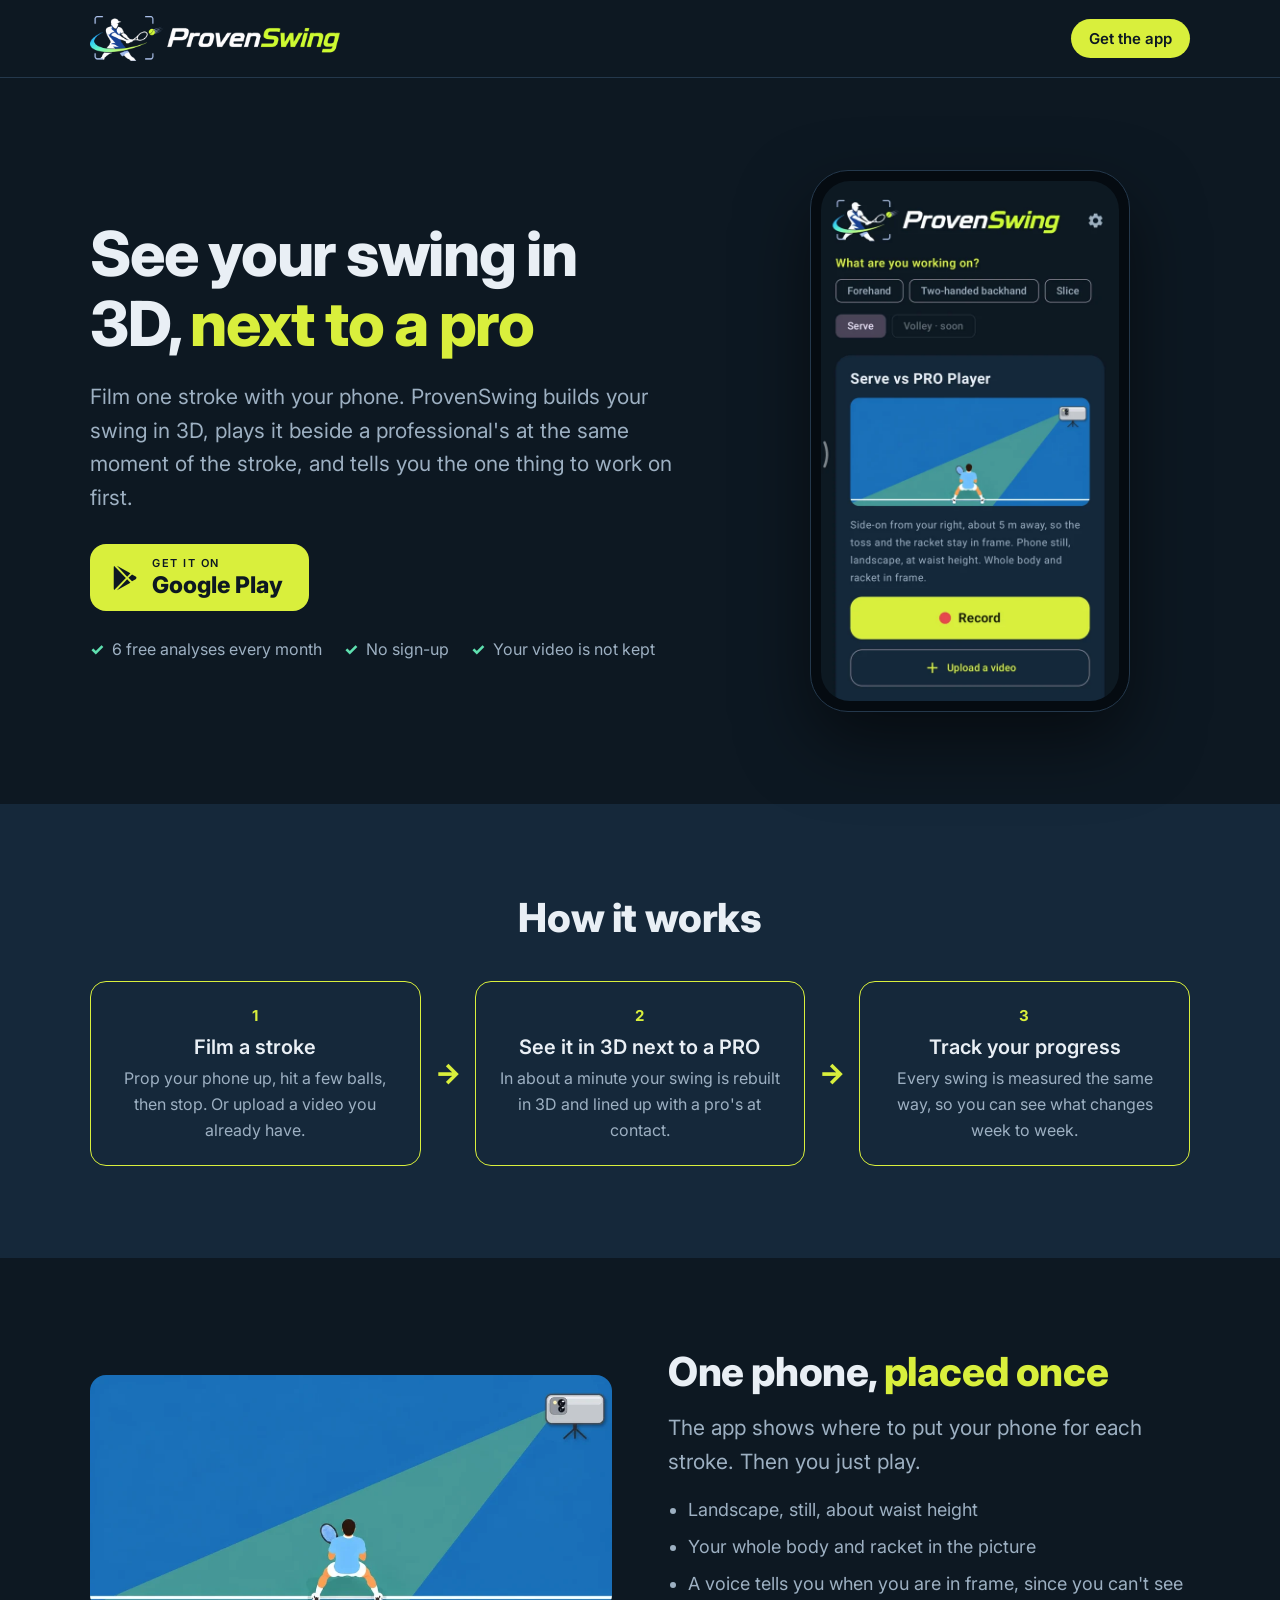
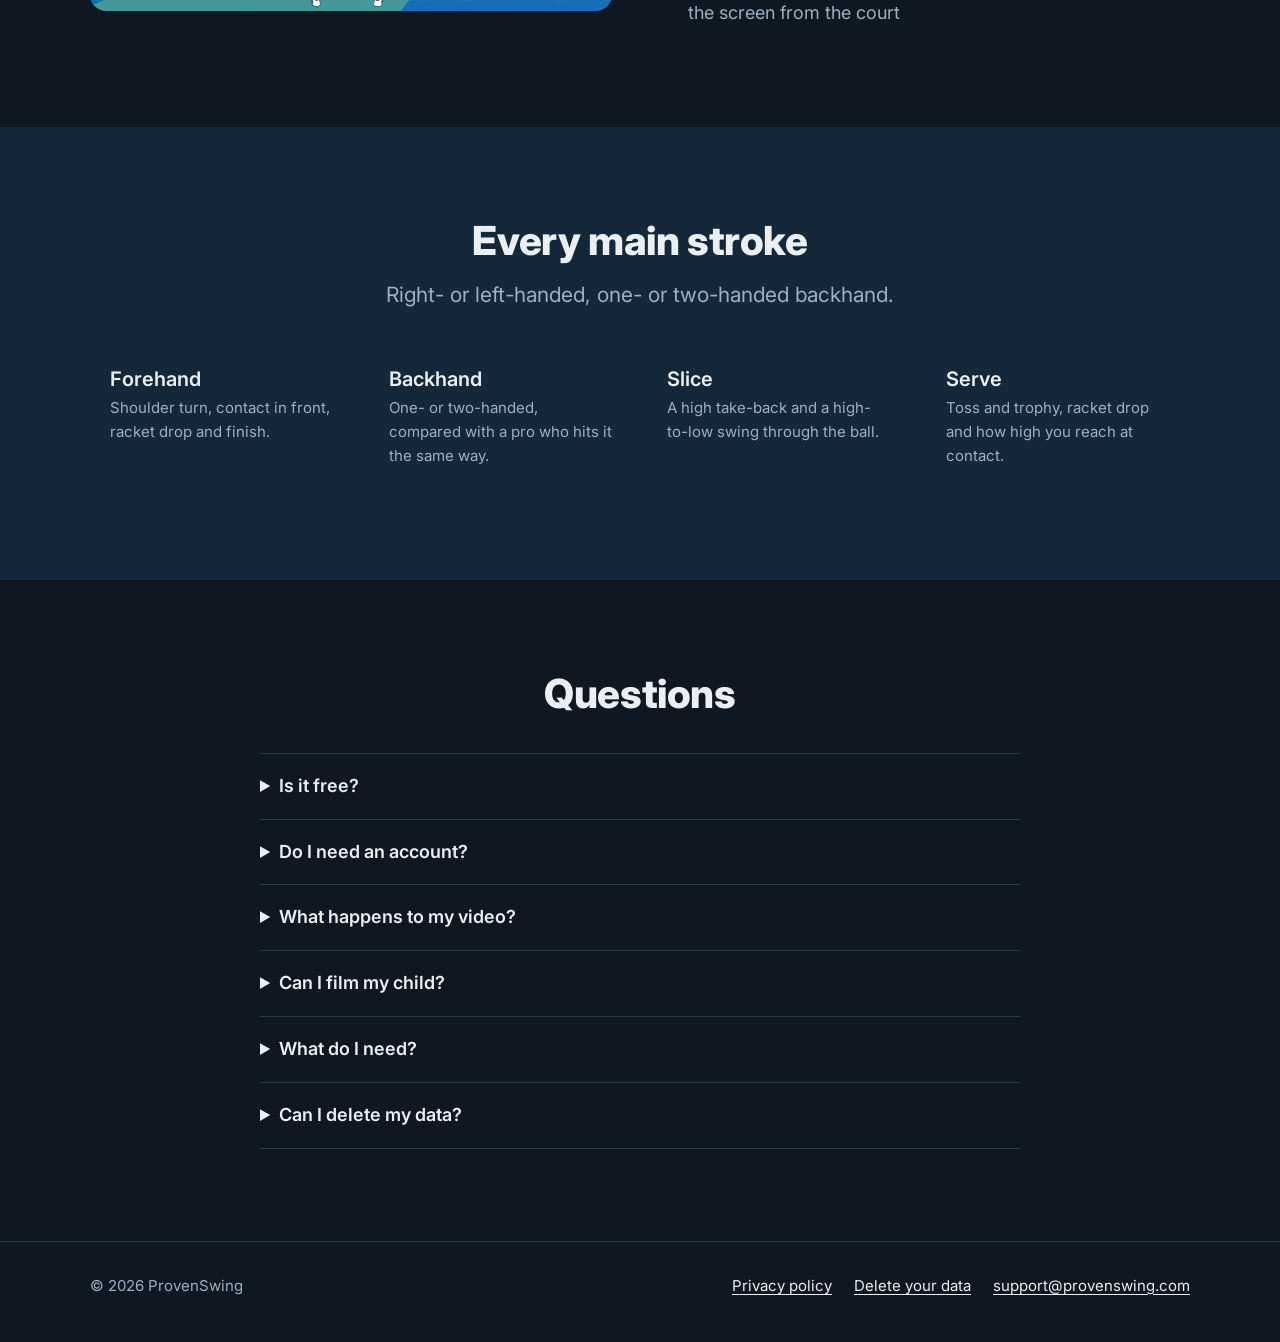
<file: index.html>
<!doctype html>
<html lang="en">
<head>
<meta charset="utf-8">
<meta name="viewport" content="width=device-width, initial-scale=1">
<title>ProvenSwing: see your tennis swing in 3D next to a pro</title>
<meta name="description" content="Film one tennis stroke with your phone. ProvenSwing builds your swing in 3D, plays it next to a pro's, and shows the one thing to work on first. Forehand, backhand, slice and serve.">
<link rel="canonical" href="https://www.provenswing.com/">
<meta property="og:type" content="website">
<meta property="og:url" content="https://www.provenswing.com/">
<meta property="og:title" content="ProvenSwing: your tennis swing in 3D, next to a pro">
<meta property="og:description" content="Film one stroke. See it in 3D next to a pro. Track your progress.">
<meta property="og:image" content="https://www.provenswing.com/img/og.jpg">
<meta name="twitter:card" content="summary_large_image">
<meta name="theme-color" content="#0d1822">
<link rel="icon" type="image/png" href="img/icon.png">
<link rel="apple-touch-icon" href="img/icon.png">
<link rel="preconnect" href="https://fonts.googleapis.com">
<link rel="preconnect" href="https://fonts.gstatic.com" crossorigin>
<link href="https://fonts.googleapis.com/css2?family=Inter:wght@400;500;600;800&display=swap" rel="stylesheet">
<style>
  :root { --night: #0d1822; --surface: #15283a; --line: #24384c; --ball: #d9ef3c; --pro: #5fe0b0; --text: #e9eff5; --muted: #9db0c2; }
  * { box-sizing: border-box; }
  html { scroll-behavior: smooth; overflow-x: clip; }
  body { margin: 0; background: var(--night); color: var(--text); font: 400 18px/1.6 'Inter', system-ui, -apple-system, 'Segoe UI', sans-serif; overflow-x: clip; }
  h1, h2, h3 { margin: 0; line-height: 1.12; text-wrap: balance; }
  h1 { font-size: clamp(38px, 6vw, 62px); font-weight: 800; letter-spacing: -.02em; }
  h1 em, h2 em { font-style: normal; color: var(--ball); }
  h2 { font-size: clamp(28px, 4vw, 40px); font-weight: 800; letter-spacing: -.01em; }
  h3 { font-size: 20px; font-weight: 600; }
  p { margin: 0; }
  a { color: var(--ball); text-underline-offset: 3px; }
  a:focus-visible { outline: 3px solid var(--ball); outline-offset: 4px; border-radius: 6px; }
  img { max-width: 100%; display: block; }
  .wrap { width: min(1100px, 100% - 32px); margin-inline: auto; }
  section { padding: clamp(52px, 8vw, 92px) 0; }
  .lead { font-size: clamp(18px, 2vw, 21px); color: var(--muted); max-width: 33em; }
  .center { text-align: center; }
  .center .lead { margin-inline: auto; }

  header { padding: 16px 0; border-bottom: 1px solid var(--line); }
  header .wrap { display: flex; align-items: center; justify-content: space-between; gap: 16px; }
  header img { width: clamp(170px, 26vw, 250px); height: auto; }
  .btn-small { font: 600 15px/1 'Inter', sans-serif; color: var(--night); background: var(--ball); padding: 12px 18px; border-radius: 999px; text-decoration: none; white-space: nowrap; }

  .play { display: inline-flex; align-items: center; gap: 14px; background: var(--ball); color: var(--night); text-decoration: none;
          padding: 14px 26px 14px 20px; border-radius: 16px; transition: transform .15s; }
  .play:hover { transform: translateY(-2px); }
  .play svg { width: 28px; height: 28px; flex: none; }
  .play small { display: block; font: 600 11px/1 'Inter', sans-serif; letter-spacing: .14em; margin-bottom: 5px; }
  .play span { display: block; font: 800 23px/1 'Inter', sans-serif; }

  .hero .wrap { display: grid; grid-template-columns: 1.15fr .85fr; gap: clamp(28px, 5vw, 64px); align-items: center; }
  .hero .lead { margin: 22px 0 30px; }
  .ticks { list-style: none; padding: 0; margin: 26px 0 0; display: flex; flex-wrap: wrap; gap: 8px 22px; font-size: 16px; color: var(--muted); }
  .ticks li::before { content: "✓"; color: var(--pro); font-weight: 800; margin-right: 8px; }
  .phone { width: min(320px, 80vw); margin-inline: auto; background: #050b11; padding: 10px; border-radius: 38px; border: 1px solid var(--line);
           box-shadow: 0 30px 70px rgba(0,0,0,.5); }
  .phone img { border-radius: 29px; width: 100%; height: auto; }

  .flow { display: grid; grid-template-columns: 1fr auto 1fr auto 1fr; align-items: stretch; gap: 14px; margin-top: 40px; }
  .step { border: 1.5px solid var(--ball); border-radius: 16px; padding: 22px 20px; background: var(--surface); }
  .step b { display: block; color: var(--ball); font-size: 15px; letter-spacing: .08em; text-transform: uppercase; margin-bottom: 8px; }
  .step p { color: var(--muted); font-size: 16px; margin-top: 8px; }
  .arrow { align-self: center; color: var(--ball); font-size: 28px; font-weight: 800; }

  .setup { display: grid; grid-template-columns: 1fr 1fr; gap: clamp(24px, 5vw, 56px); align-items: center; }
  .setup img { border-radius: 16px; width: 100%; height: auto; }
  .setup ul { padding-left: 20px; color: var(--muted); margin: 18px 0 0; }
  .setup li { margin-bottom: 8px; }

  .cards { display: grid; grid-template-columns: repeat(4, 1fr); gap: 14px; margin-top: 36px; }
  .card { background: var(--surface); border-radius: 16px; padding: 20px; }
  .card p { color: var(--muted); font-size: 15px; margin-top: 6px; }

  .faq { max-width: 760px; margin: 36px auto 0; }
  details { border-top: 1px solid var(--line); padding: 18px 0; }
  details:last-child { border-bottom: 1px solid var(--line); }
  summary { cursor: pointer; font-weight: 600; font-size: 18px; }
  details p { color: var(--muted); margin-top: 10px; }

  footer { border-top: 1px solid var(--line); padding: 32px 0 44px; color: var(--muted); font-size: 15px; }
  footer .wrap { display: flex; flex-wrap: wrap; gap: 12px 26px; align-items: center; justify-content: space-between; }
  footer nav { display: flex; flex-wrap: wrap; gap: 10px 22px; }
  footer a { color: var(--text); }

  @media (max-width: 860px) {
    .hero .wrap, .setup { grid-template-columns: 1fr; }
    .flow { grid-template-columns: 1fr; }
    .arrow { transform: rotate(90deg); justify-self: center; }
    .cards { grid-template-columns: 1fr 1fr; }
  }
  @media (max-width: 480px) { .cards { grid-template-columns: 1fr; } .btn-small { display: none; } }
</style>
</head>
<body>
<header>
  <div class="wrap">
    <a href="/"><img src="img/logo.webp" alt="ProvenSwing" width="720" height="130"></a>
    <a class="btn-small" href="#get">Get the app</a>
  </div>
</header>

<main>
<section class="hero">
  <div class="wrap">
    <div>
      <h1>See your swing in 3D, <em>next to a pro</em></h1>
      <p class="lead">Film one stroke with your phone. ProvenSwing builds your swing in 3D, plays it beside a professional's at the same moment of the stroke, and tells you the one thing to work on first.</p>
      <a class="play" id="get" href="https://play.google.com/store/apps/details?id=com.provenswing.app">
        <svg viewBox="0 0 24 24" aria-hidden="true"><path fill="currentColor" d="M3.6 1.8c-.3.3-.4.7-.4 1.2v18c0 .5.1.9.4 1.2l10-10.2L3.6 1.8Zm11.1 11.3 2.8 2.9-11.6 6.6 8.8-9.5Zm0-2.2-8.8-9.5 11.6 6.6-2.8 2.9Zm4.2-2 3.1 1.8c.9.5.9 1.8 0 2.3l-3.1 1.8-3.1-3 3.1-2.9Z"/></svg>
        <div><small>GET IT ON</small><span>Google Play</span></div>
      </a>
      <ul class="ticks">
        <li>6 free analyses every month</li>
        <li>No sign-up</li>
        <li>Your video is not kept</li>
      </ul>
    </div>
    <div class="phone"><img src="img/screen-home.webp" alt="The ProvenSwing app: choose a stroke, place the phone, record" width="620" height="1083"></div>
  </div>
</section>

<section style="background: var(--surface)">
  <div class="wrap center">
    <h2>How it works</h2>
    <div class="flow">
      <div class="step"><b>1</b><h3>Film a stroke</h3><p>Prop your phone up, hit a few balls, then stop. Or upload a video you already have.</p></div>
      <div class="arrow" aria-hidden="true">→</div>
      <div class="step"><b>2</b><h3>See it in 3D next to a PRO</h3><p>In about a minute your swing is rebuilt in 3D and lined up with a pro's at contact.</p></div>
      <div class="arrow" aria-hidden="true">→</div>
      <div class="step"><b>3</b><h3>Track your progress</h3><p>Every swing is measured the same way, so you can see what changes week to week.</p></div>
    </div>
  </div>
</section>

<section>
  <div class="wrap setup">
    <img src="img/camera-placement.webp" alt="Top-down view: the phone stands in front of the player's hitting side, with the whole body in view" width="900" height="406" loading="lazy">
    <div>
      <h2>One phone, <em>placed once</em></h2>
      <p class="lead" style="margin-top:16px">The app shows where to put your phone for each stroke. Then you just play.</p>
      <ul>
        <li>Landscape, still, about waist height</li>
        <li>Your whole body and racket in the picture</li>
        <li>A voice tells you when you are in frame, since you can't see the screen from the court</li>
      </ul>
    </div>
  </div>
</section>

<section style="background: var(--surface)">
  <div class="wrap center">
    <h2>Every main stroke</h2>
    <p class="lead" style="margin-top:14px">Right- or left-handed, one- or two-handed backhand.</p>
    <div class="cards" style="text-align:left">
      <div class="card"><h3>Forehand</h3><p>Shoulder turn, contact in front, racket drop and finish.</p></div>
      <div class="card"><h3>Backhand</h3><p>One- or two-handed, compared with a pro who hits it the same way.</p></div>
      <div class="card"><h3>Slice</h3><p>A high take-back and a high-to-low swing through the ball.</p></div>
      <div class="card"><h3>Serve</h3><p>Toss and trophy, racket drop and how high you reach at contact.</p></div>
    </div>
  </div>
</section>

<section>
  <div class="wrap">
    <h2 class="center">Questions</h2>
    <div class="faq">
      <details><summary>Is it free?</summary><p>Yes. Everyone gets 6 analyses a month, and the count starts again on the 1st. A short ad plays while the server builds your 3D swing.</p></details>
      <details><summary>Do I need an account?</summary><p>No. There is no sign-up, no email and no password.</p></details>
      <details><summary>What happens to my video?</summary><p>Only the stroke you pick (about 3 seconds, without sound) is sent to our server to build the 3D model. It is deleted as soon as your result is ready. Your results stay on your phone. Read the <a href="privacy.html">privacy policy</a>.</p></details>
      <details><summary>Can I film my child?</summary><p>Yes. ProvenSwing is for players aged 13 and over, and parents and coaches can use it to film younger players. The clip is deleted from our server once the result is ready, and the result stays on your phone.</p></details>
      <details><summary>What do I need?</summary><p>An Android phone, a way to stand it up (a small tripod, a bag or the net post) and an internet connection. Mobile data is fine: a swing is a few MB each way.</p></details>
      <details><summary>Can I delete my data?</summary><p>Yes, in the app: Settings, then Delete my data. See <a href="delete-data.html">how to delete your data</a>.</p></details>
    </div>
  </div>
</section>
</main>

<footer>
  <div class="wrap">
    <span>© 2026 ProvenSwing</span>
    <nav aria-label="Site">
      <a href="privacy.html">Privacy policy</a>
      <a href="delete-data.html">Delete your data</a>
      <a href="mailto:support@provenswing.com">support@provenswing.com</a>
    </nav>
  </div>
</footer>
</body>
</html>
</file>
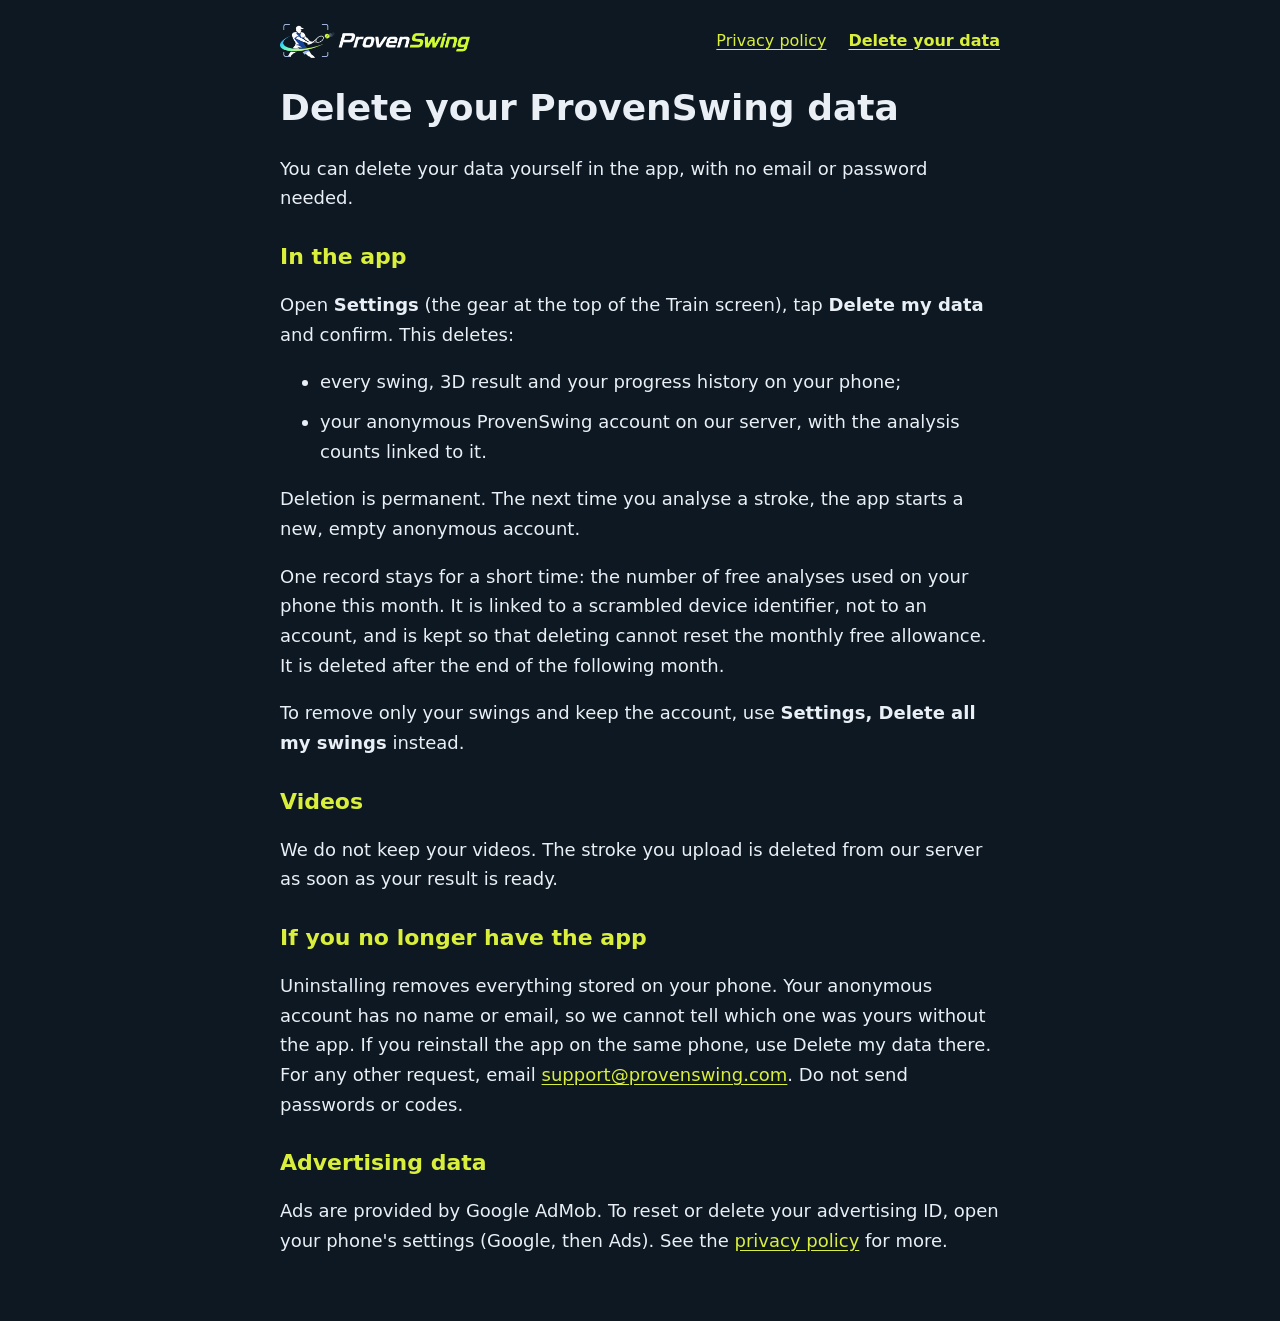
<file: delete-data.html>
<!doctype html>
<html lang="en">
<head><meta charset="utf-8"><meta name="viewport" content="width=device-width,initial-scale=1">
<title>Delete your ProvenSwing data</title><link rel="icon" type="image/png" href="img/icon.png"><meta name="theme-color" content="#0d1822">
<link rel="stylesheet" href="policy.css"></head>
<body><main><header><a href="/"><img src="img/logo.webp" alt="ProvenSwing" width="720" height="130"></a><nav aria-label="Policy pages"><a href="privacy.html">Privacy policy</a><a href="delete-data.html" aria-current="page">Delete your data</a></nav></header>
<h1>Delete your ProvenSwing data</h1>
<p>You can delete your data yourself in the app, with no email or password needed.</p>

<h2>In the app</h2>
<p>Open <strong>Settings</strong> (the gear at the top of the Train screen), tap <strong>Delete my data</strong> and confirm. This deletes:</p>
<ul>
<li>every swing, 3D result and your progress history on your phone;</li>
<li>your anonymous ProvenSwing account on our server, with the analysis counts linked to it.</li>
</ul>
<p>Deletion is permanent. The next time you analyse a stroke, the app starts a new, empty anonymous account.</p>
<p>One record stays for a short time: the number of free analyses used on your phone this month. It is linked to a scrambled device identifier, not to an account, and is kept so that deleting cannot reset the monthly free allowance. It is deleted after the end of the following month.</p>
<p>To remove only your swings and keep the account, use <strong>Settings, Delete all my swings</strong> instead.</p>

<h2>Videos</h2>
<p>We do not keep your videos. The stroke you upload is deleted from our server as soon as your result is ready.</p>

<h2>If you no longer have the app</h2>
<p>Uninstalling removes everything stored on your phone. Your anonymous account has no name or email, so we cannot tell which one was yours without the app. If you reinstall the app on the same phone, use Delete my data there. For any other request, email <a href="mailto:support@provenswing.com?subject=ProvenSwing%20data%20deletion">support@provenswing.com</a>. Do not send passwords or codes.</p>

<h2>Advertising data</h2>
<p>Ads are provided by Google AdMob. To reset or delete your advertising ID, open your phone's settings (Google, then Ads). See the <a href="privacy.html">privacy policy</a> for more.</p>
</main></body>
</html>
</file>
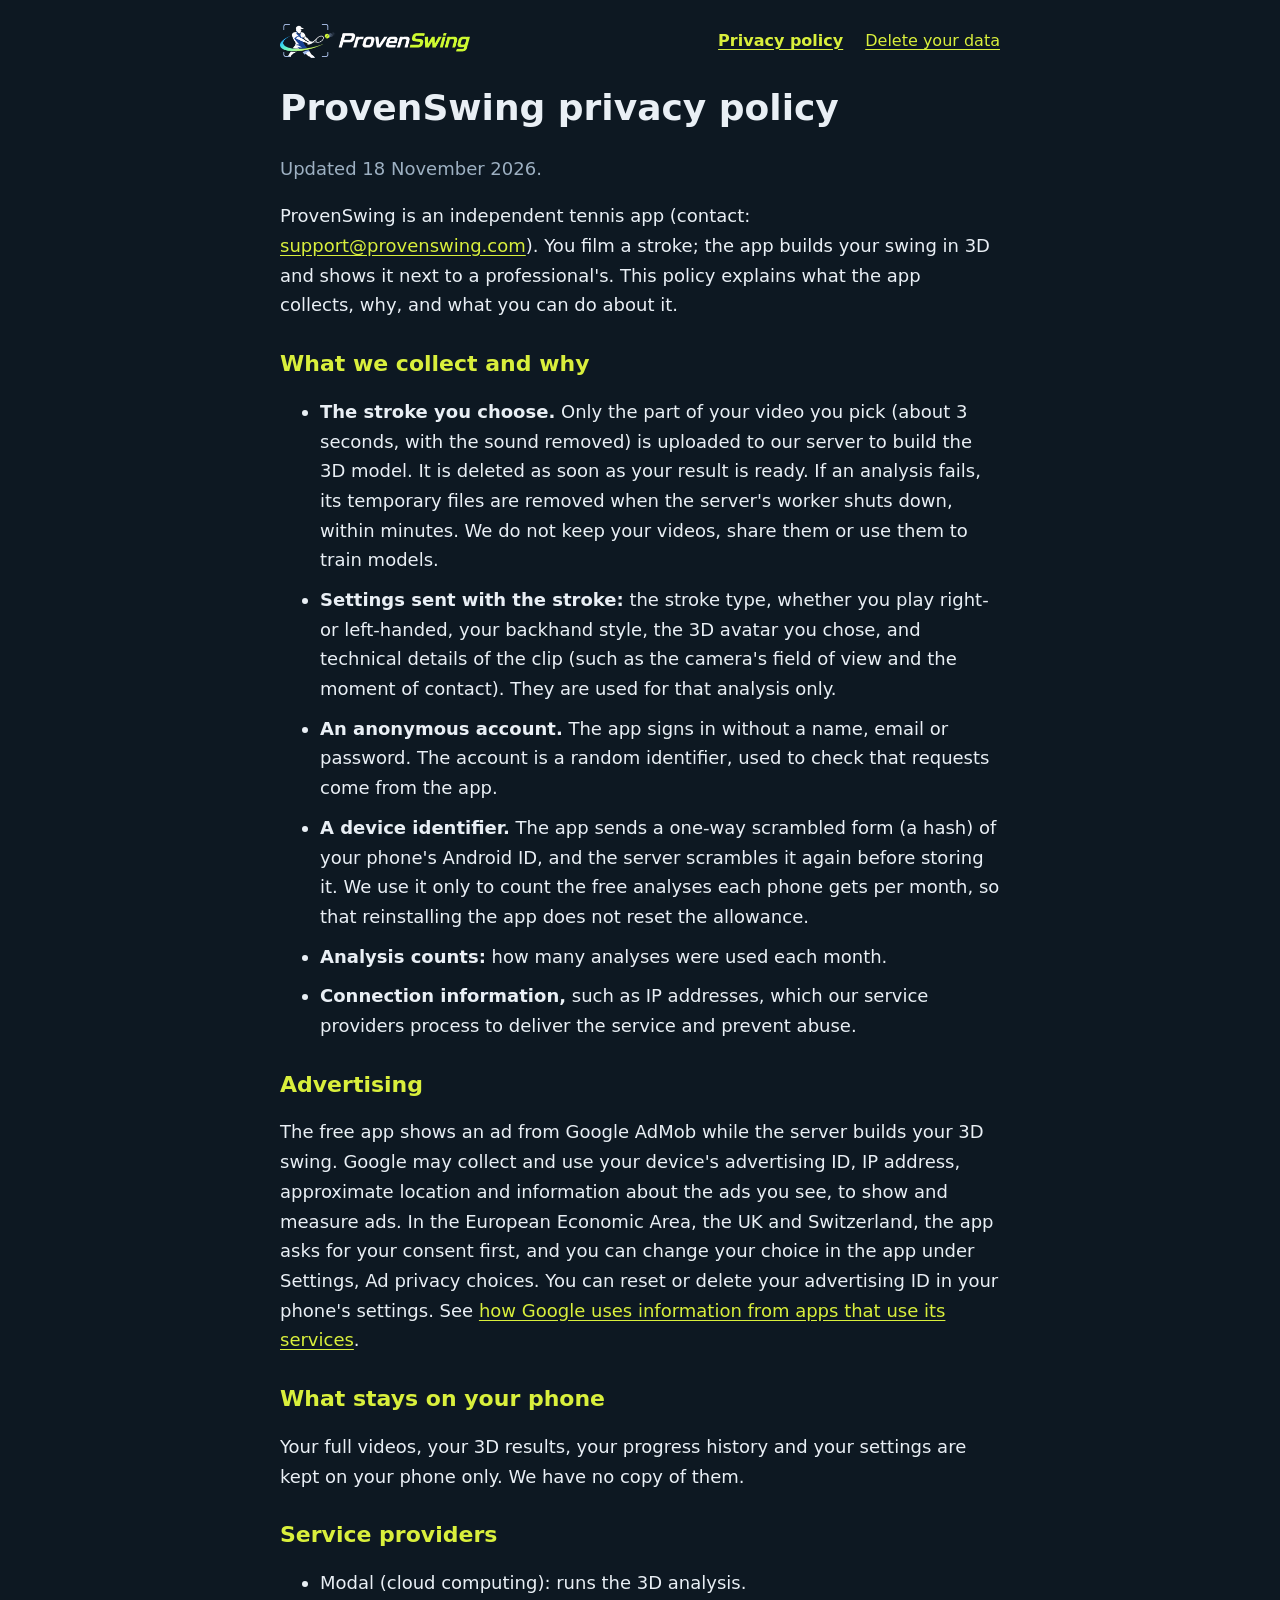
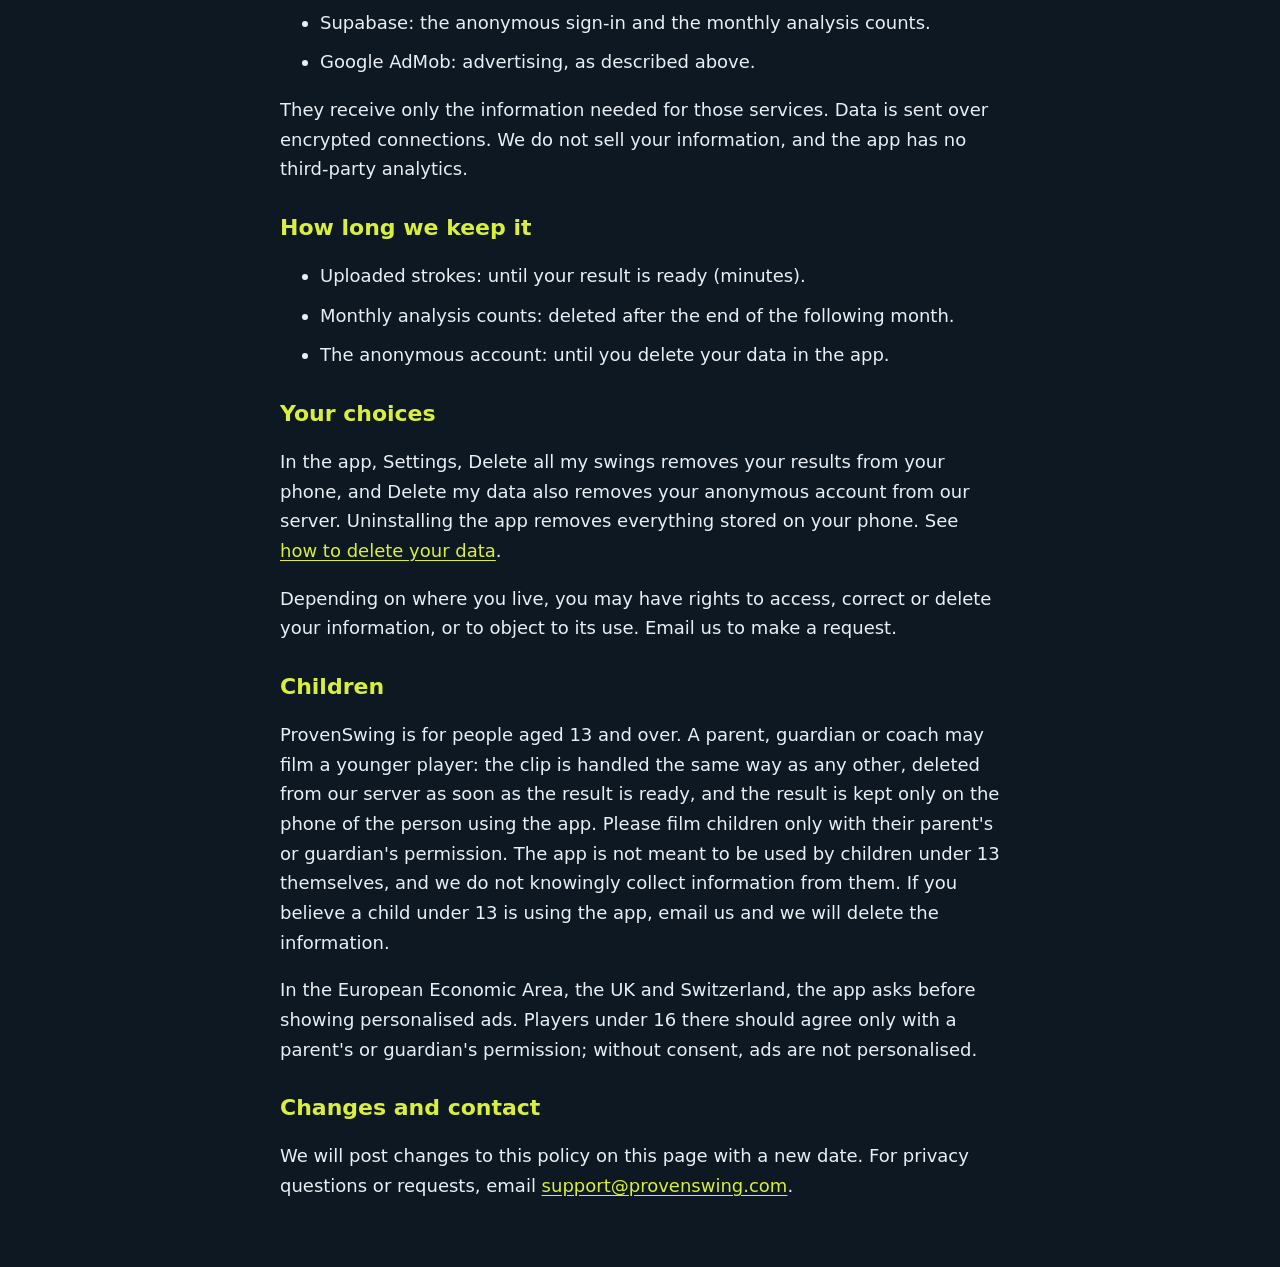
<file: privacy.html>
<!doctype html>
<html lang="en">
<head><meta charset="utf-8"><meta name="viewport" content="width=device-width,initial-scale=1">
<title>ProvenSwing privacy policy</title><link rel="icon" type="image/png" href="img/icon.png"><meta name="theme-color" content="#0d1822">
<link rel="stylesheet" href="policy.css"></head>
<body><main><header><a href="/"><img src="img/logo.webp" alt="ProvenSwing" width="720" height="130"></a><nav aria-label="Policy pages"><a href="privacy.html" aria-current="page">Privacy policy</a><a href="delete-data.html">Delete your data</a></nav></header>
<h1>ProvenSwing privacy policy</h1>
<p class="muted">Updated 18 November 2026.</p>
<p>ProvenSwing is an independent tennis app (contact: <a href="mailto:support@provenswing.com">support@provenswing.com</a>). You film a stroke; the app builds your swing in 3D and shows it next to a professional's. This policy explains what the app collects, why, and what you can do about it.</p>

<h2>What we collect and why</h2>
<ul>
<li><strong>The stroke you choose.</strong> Only the part of your video you pick (about 3 seconds, with the sound removed) is uploaded to our server to build the 3D model. It is deleted as soon as your result is ready. If an analysis fails, its temporary files are removed when the server's worker shuts down, within minutes. We do not keep your videos, share them or use them to train models.</li>
<li><strong>Settings sent with the stroke:</strong> the stroke type, whether you play right- or left-handed, your backhand style, the 3D avatar you chose, and technical details of the clip (such as the camera's field of view and the moment of contact). They are used for that analysis only.</li>
<li><strong>An anonymous account.</strong> The app signs in without a name, email or password. The account is a random identifier, used to check that requests come from the app.</li>
<li><strong>A device identifier.</strong> The app sends a one-way scrambled form (a hash) of your phone's Android ID, and the server scrambles it again before storing it. We use it only to count the free analyses each phone gets per month, so that reinstalling the app does not reset the allowance.</li>
<li><strong>Analysis counts:</strong> how many analyses were used each month.</li>
<li><strong>Connection information,</strong> such as IP addresses, which our service providers process to deliver the service and prevent abuse.</li>
</ul>

<h2>Advertising</h2>
<p>The free app shows an ad from Google AdMob while the server builds your 3D swing. Google may collect and use your device's advertising ID, IP address, approximate location and information about the ads you see, to show and measure ads. In the European Economic Area, the UK and Switzerland, the app asks for your consent first, and you can change your choice in the app under Settings, Ad privacy choices. You can reset or delete your advertising ID in your phone's settings. See <a href="https://policies.google.com/technologies/partner-sites">how Google uses information from apps that use its services</a>.</p>

<h2>What stays on your phone</h2>
<p>Your full videos, your 3D results, your progress history and your settings are kept on your phone only. We have no copy of them.</p>

<h2>Service providers</h2>
<ul>
<li>Modal (cloud computing): runs the 3D analysis.</li>
<li>Supabase: the anonymous sign-in and the monthly analysis counts.</li>
<li>Google AdMob: advertising, as described above.</li>
</ul>
<p>They receive only the information needed for those services. Data is sent over encrypted connections. We do not sell your information, and the app has no third-party analytics.</p>

<h2>How long we keep it</h2>
<ul>
<li>Uploaded strokes: until your result is ready (minutes).</li>
<li>Monthly analysis counts: deleted after the end of the following month.</li>
<li>The anonymous account: until you delete your data in the app.</li>
</ul>

<h2>Your choices</h2>
<p>In the app, Settings, Delete all my swings removes your results from your phone, and Delete my data also removes your anonymous account from our server. Uninstalling the app removes everything stored on your phone. See <a href="delete-data.html">how to delete your data</a>.</p>
<p>Depending on where you live, you may have rights to access, correct or delete your information, or to object to its use. Email us to make a request.</p>

<h2>Children</h2>
<p>ProvenSwing is for people aged 13 and over. A parent, guardian or coach may film a younger player: the clip is handled the same way as any other, deleted from our server as soon as the result is ready, and the result is kept only on the phone of the person using the app. Please film children only with their parent's or guardian's permission. The app is not meant to be used by children under 13 themselves, and we do not knowingly collect information from them. If you believe a child under 13 is using the app, email us and we will delete the information.</p>
<p>In the European Economic Area, the UK and Switzerland, the app asks before showing personalised ads. Players under 16 there should agree only with a parent's or guardian's permission; without consent, ads are not personalised.</p>

<h2>Changes and contact</h2>
<p>We will post changes to this policy on this page with a new date. For privacy questions or requests, email <a href="mailto:support@provenswing.com">support@provenswing.com</a>.</p>
</main></body>
</html>
</file>
<file: policy.css>
body { margin: 0; background: #0d1822; color: #e9eff5; font: 18px/1.65 system-ui, -apple-system, "Segoe UI", sans-serif; }
main { max-width: 720px; margin: 0 auto; padding: 24px 16px 48px; }
header { display: flex; flex-wrap: wrap; align-items: center; justify-content: space-between; gap: 12px 24px; margin: 0 0 28px; }
header img { width: 190px; height: auto; display: block; }
nav { display: flex; flex-wrap: wrap; gap: 10px 22px; font-size: 16px; }
a { color: #d9ef3c; text-underline-offset: 3px; }
a:focus-visible { outline: 3px solid #d9ef3c; outline-offset: 4px; }
a[aria-current=page] { font-weight: 700; }
h1 { font-size: clamp(28px, 6vw, 36px); line-height: 1.2; }
h2 { color: #d9ef3c; font-size: 22px; line-height: 1.3; margin-top: 30px; }
li { margin-bottom: 10px; }
p, li, a { overflow-wrap: anywhere; }
.muted { color: #9db0c2; }
</file>
